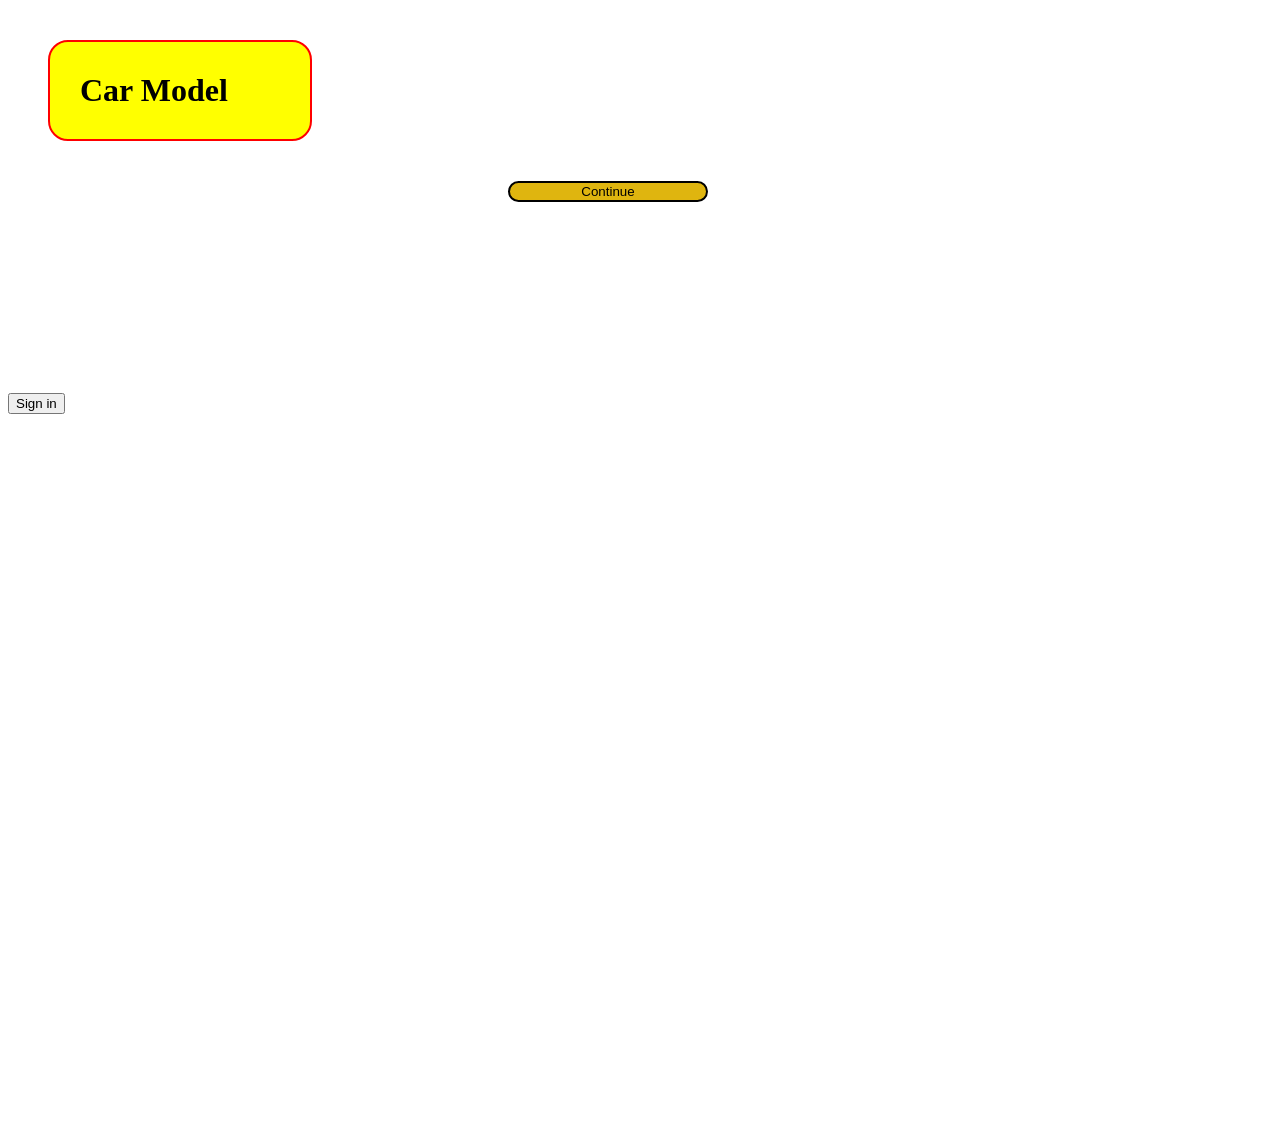
<file: bg.box.html>
<!DOCTYPE html>
<html lang="en">
<head>
    <meta charset="UTF-8">
    <meta name="viewport" content="width=device-width, initial-scale=1.0">
    <title>Document</title>
    <link rel="stylesheet" href="./bg.box.css">
</head>
<body>
    <h1 class="box">Car Model</h1>
    <button class="sign">Continue</button>
    <div id="group">
        <h1>Under 99$</h1>
        <p>Mercedes-Benz was officially founded in 1926 through the merger of 
        two pioneering companies: Benz & Cie, established by Karl Benz, and 
        Daimler-Motoren-Gesellschaft, founded by Gottlieb Daimler and Wilhelm Maybach. 
        The brand's roots trace back to the 1886 Benz Patent-Motorwagen, widely recognized 
        as the first automobile powered by an internal combustion engine. The name "Mercedes" 
        was derived from the daughter of an early automobile entrepreneur, Emil Jellinek, who
         marketed the vehicles in the early 1900s.</p>
        <button>Sign in</button>
    </div>
</body>
</html>
</file>
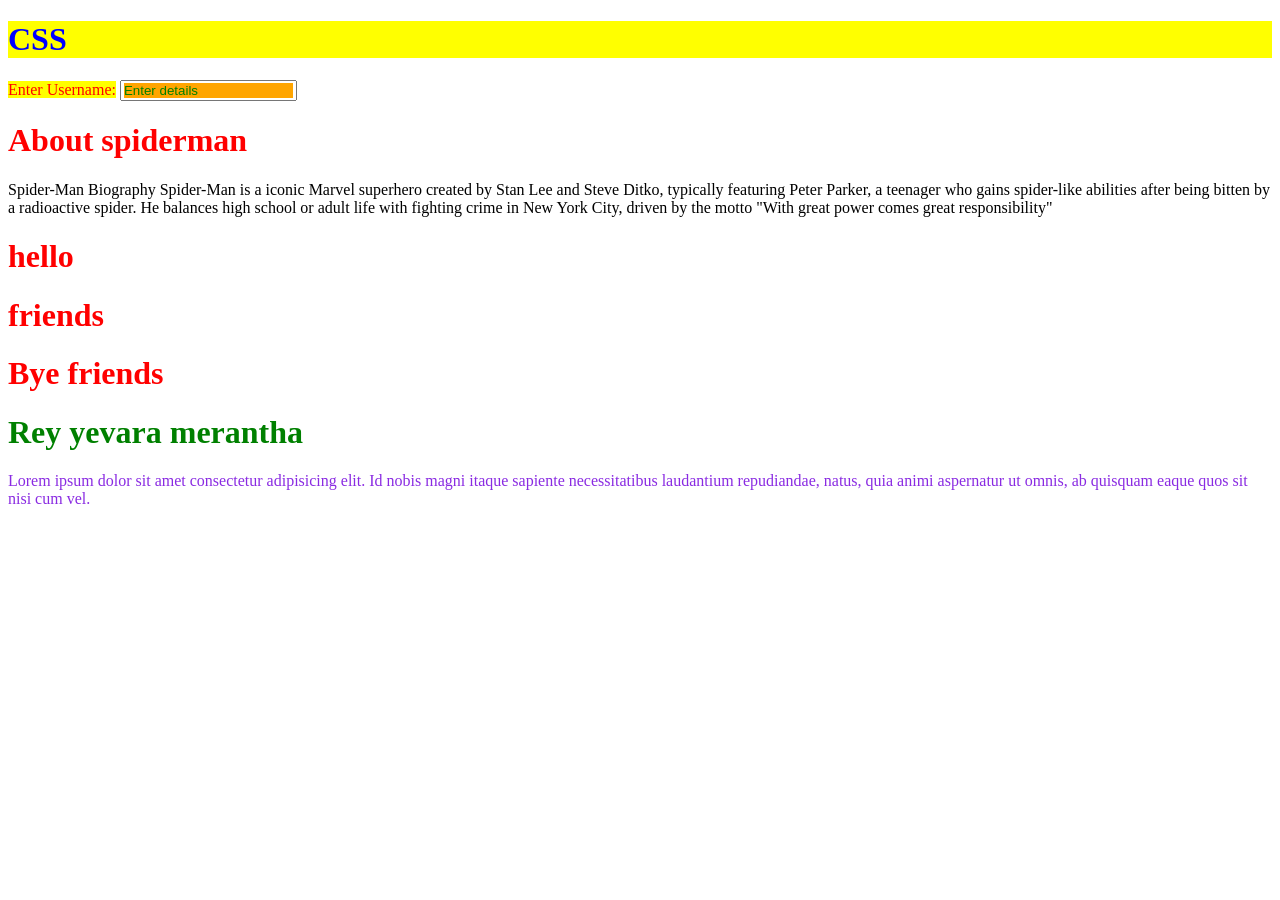
<file: color,bg.html>
<!DOCTYPE html>
<html lang="en">
<head>
    <meta charset="UTF-8">
    <meta name="viewport" content="width=device-width, initial-scale=1.0">
    <title>Document</title>
    <link rel="stylesheet" href="one.css">
    <style>
        input::placeholder{
            color:green;
            background-color:orange;
        }
        h1{
            color:red;
        }
    </style>
    
</head>
<body>
    <h1 style="color:blue;background-color:yellow;">CSS</h1>
    <label style="color:red;background-color:yellow;">Enter Username:</label>
    <input type="text" placeholder="Enter details">
    <h1 style="color:red">About spiderman</h1>
    <p>Spider-Man Biography
        Spider-Man is a iconic Marvel superhero created by Stan Lee and Steve Ditko, typically featuring Peter Parker, a
        teenager who gains spider-like abilities after being bitten by a radioactive spider. He balances high school or
        adult life with fighting crime in New York City, driven by the motto "With great power comes great
        responsibility"</p>
    <h1>hello</h1>
    <h1 class="mohit">friends</h1>
    <h1 id="manogna">Bye friends</h1>
    <div class="one">
        <h1>Rey yevara merantha</h1>
        <p>Lorem ipsum dolor sit amet consectetur adipisicing elit. Id nobis magni itaque sapiente necessitatibus 
        laudantium repudiandae, natus, quia animi aspernatur ut omnis, ab quisquam eaque quos sit nisi cum vel.</p>
    </div>
</body>
</html>
</file>
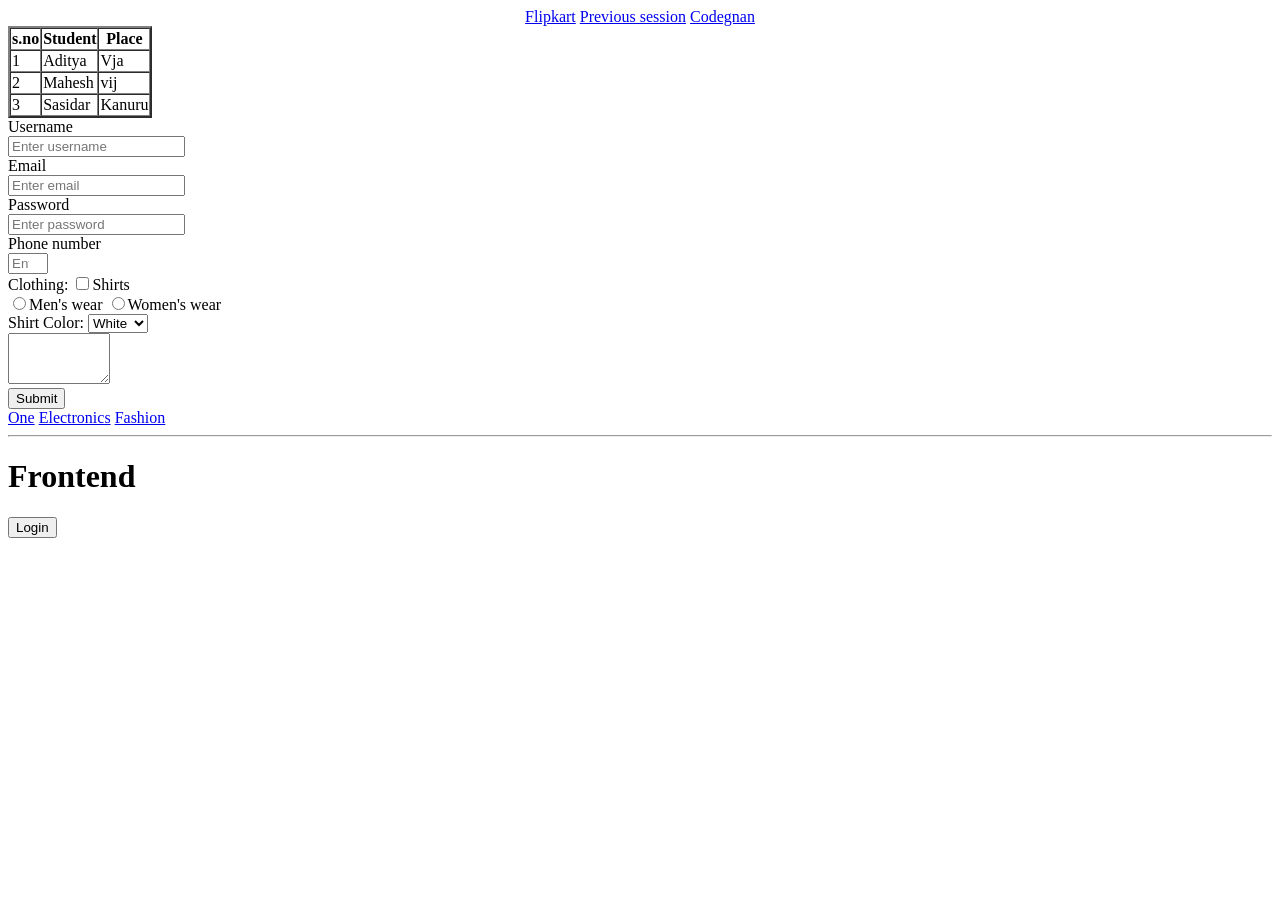
<file: day one.html>
<!DOCTYPE html>
<html lang="en">
<head>
    <meta charset="UTF-8">
    <meta name="viewport" content="width=device-width, initial-scale=1.0">
    <title>Document</title>
</head>
<body>
    <center>
        <a href = "https://www.flipkart.com">Flipkart</a>
        <a href = "index.html">Previous session</a>
        <a href = "https://www.placements.codegnan.com/student/performance">Codegnan</a>
    </center>
    <table border="2px" cellspacing="0px">
        <tr>
            <th>s.no</th>
            <th>Student</th>
            <th>Place</th>
        </tr>
        <tr>
            <td>1</td>
            <td>Aditya</td>
            <td>Vja</td>
        </tr>
        <tr>
            <td>2</td>
            <td>Mahesh</td>
            <td>vij</td>
        </tr>
        <tr>
            <td>3</td>
            <td>Sasidar</td>
            <td>Kanuru</td>
        </tr>
    </table>
    <form>
        <label>Username</label><br/>
        <input type="text" placeholder="Enter username" required><br/>
        <label>Email</label><br/>
        <input type="email" placeholder="Enter email" required><br/>
        <label>Password</label><br/>
        <input type="password" placeholder="Enter password" required><br/>
        <label>Phone number</label><br/>
        <input type="number" min="1" max="9" placeholder="Enter phone number" required><br/>
        <label>Clothing:</label>
        <input type="checkbox">Shirts<br/>
        <input type="radio" name="cloth" value="mens">Men's wear
        <input type="radio" name="cloth" value="womens">Women's wear<br/>
        <label>Shirt Color:</label>
        <select>
            <option value="1">White</option>
            <option value="2">Red</option>
            <option value="3">Blue</option>
            <option value="4">Green</option>
        </select><br/>
        <textarea rows="3" cols="10"></textarea><br/>
        <button>Submit</button>
    </form>
    <nav>
        <a href="#">One</a>
        <a href="#">Electronics</a>
        <a href="#">Fashion</a>
    </nav>
    <hr/>
    <div>
        <h1>Frontend</h1>
        <button>Login</button>
    </div>
</body>
</html>
</file>
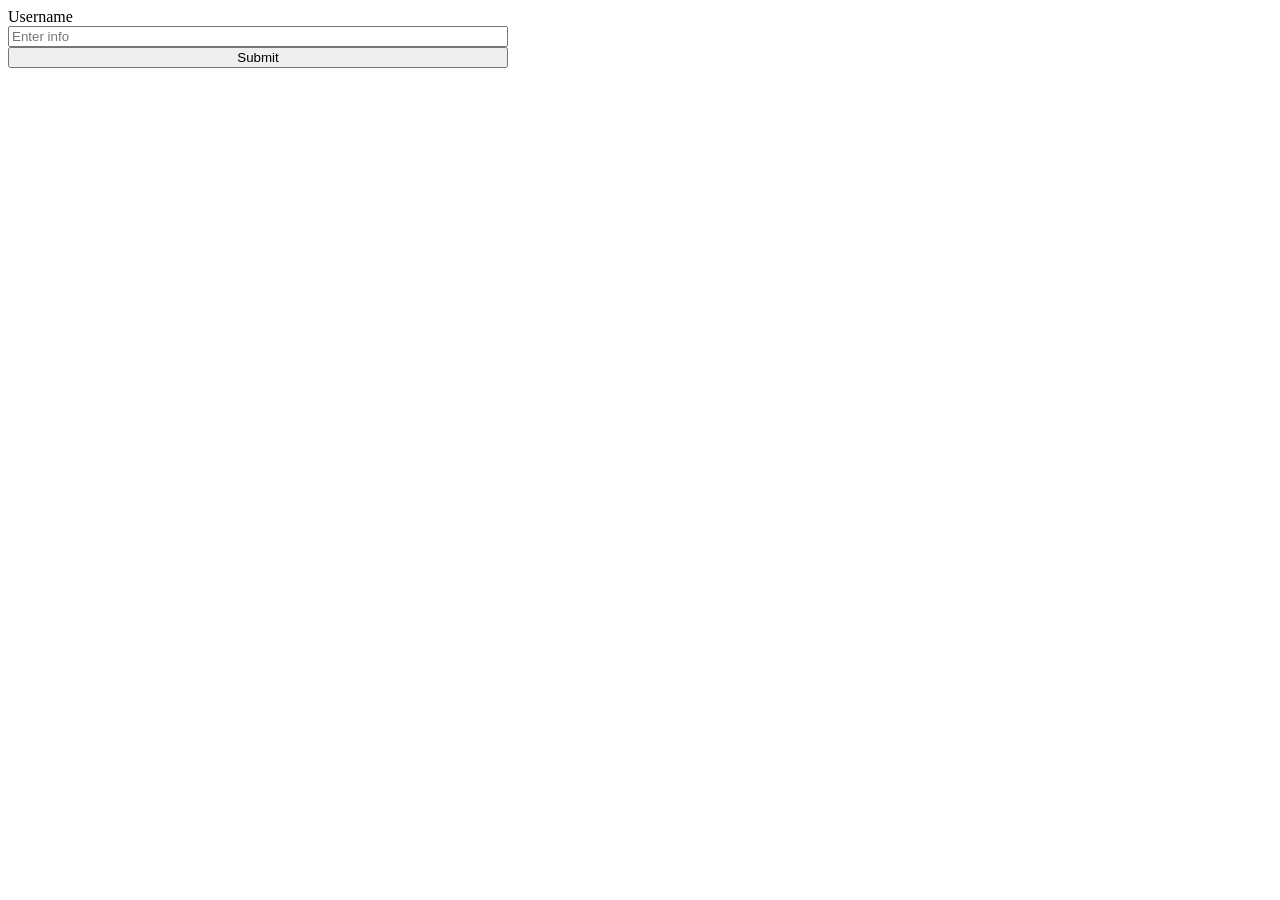
<file: formvalidation.html>
<!DOCTYPE html>
<html lang="en">
<head>
    <meta charset="UTF-8">
    <meta name="viewport" content="width=device-width, initial-scale=1.0">
    <title>Document</title>
    <style>
        form{
            display: flex;
            flex-direction: column;
            width:500px;
        }
        
    </style>
</head>
<body>
    <form id="myForm">
        <label>Username</label>
        <input type="text" placeholder="Enter info" id="username">
        <button>Submit</button>
    </form>
    <!--<h1 id="one"></h1>
    <p id="two"></p>
    <button id="btn">Sign Up</button> -->
    <script src="validation.js"></script>
</body>
</html>
</file>
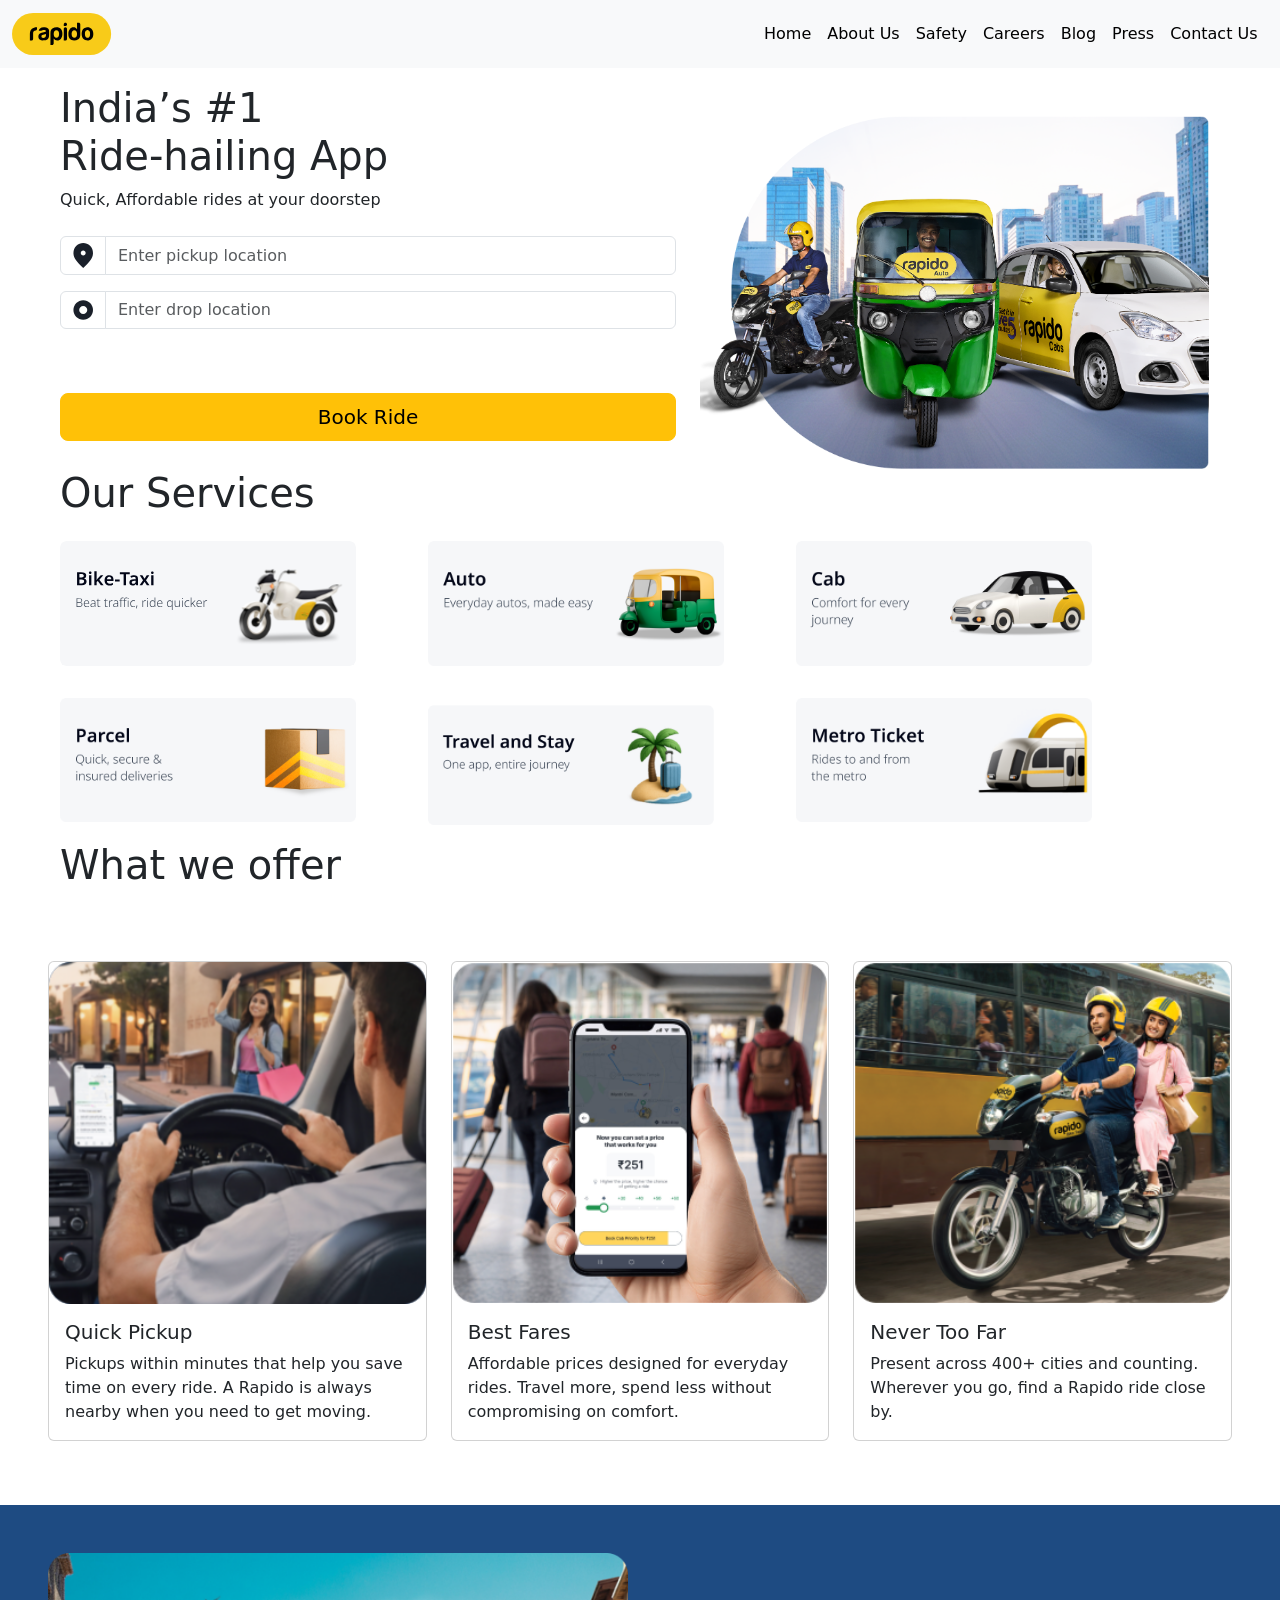
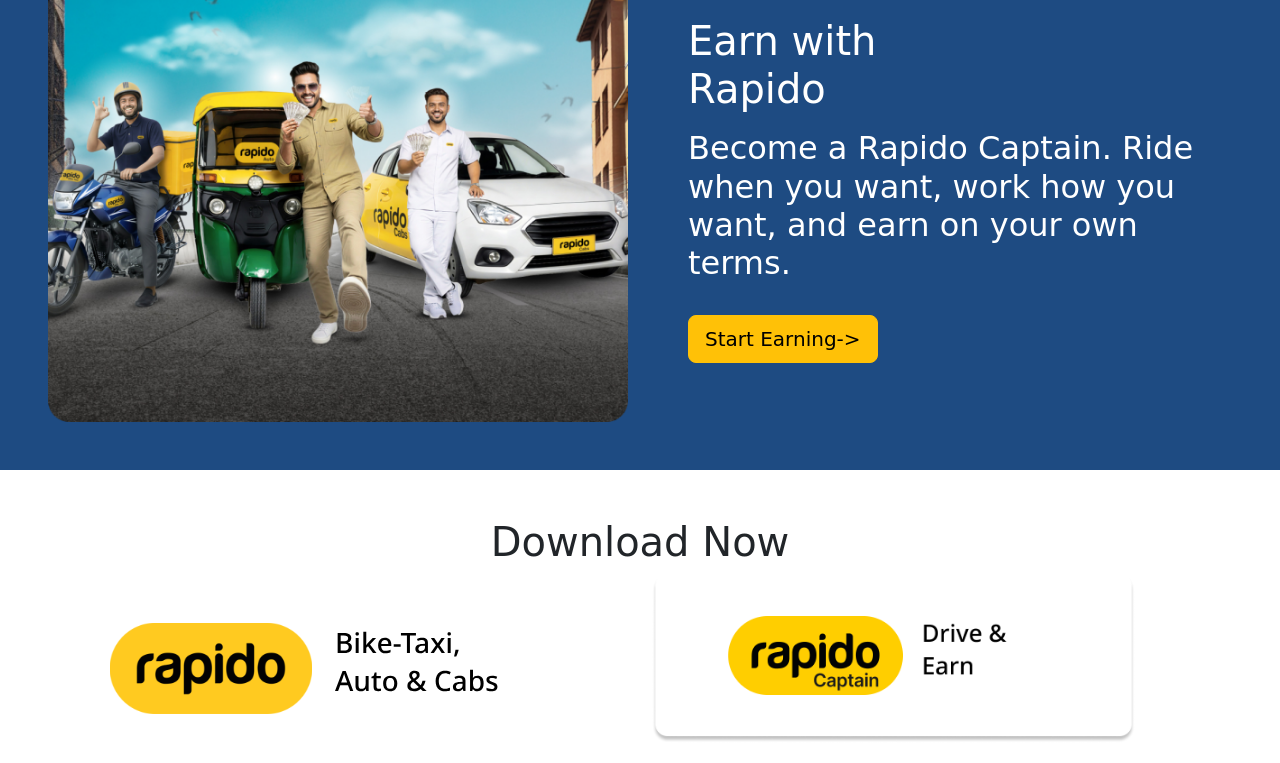
<file: rapido.html>
<!DOCTYPE html>
<html lang="en">

<head>
    <meta charset="UTF-8">
    <meta name="viewport" content="width=device-width, initial-scale=1.0">
    <title>Document</title>
    <link href="https://cdn.jsdelivr.net/npm/bootstrap@5.0.2/dist/css/bootstrap.min.css" rel="stylesheet"
        integrity="sha384-EVSTQN3/azprG1Anm3QDgpJLIm9Nao0Yz1ztcQTwFspd3yD65VohhpuuCOmLASjC" crossorigin="anonymous">
    <link rel="stylesheet" href="rapido.css">
</head>

<body>
    <nav class="navbar navbar-expand-lg navbar-light bg-light">
        <div class="container-fluid">
            <a class="navbar-brand" href="#"><img src="./NewLogo.svg" alt="" width="100px"></a>
            <button class="navbar-toggler" type="button" data-bs-toggle="collapse"
                data-bs-target="#navbarSupportedContent" aria-controls="navbarSupportedContent" aria-expanded="false"
                aria-label="Toggle navigation">
                <span class="navbar-toggler-icon"></span>
            </button>
            <div class="collapse navbar-collapse" id="navbarSupportedContent">
                <ul class="navbar-nav me-auto mb-2 mb-lg-0">
                    <li class="nav-item">
                        <a class="nav-link active" aria-current="page" href="#">Home</a>
                    </li>
                    <li class="nav-item">
                        <a class="nav-link active" aria-current="page" href="#">About Us</a>
                    </li>
                    <li class="nav-item">
                        <a class="nav-link active" aria-current="page" href="#">Safety</a>
                    </li>
                    <li class="nav-item">
                        <a class="nav-link active" aria-current="page" href="#">Careers</a>
                    </li>
                    <li class="nav-item">
                        <a class="nav-link active" aria-current="page" href="#">Blog</a>
                    </li>
                    <li class="nav-item">
                        <a class="nav-link active" aria-current="page" href="#">Press</a>
                    </li>
                    <li class="nav-item">
                        <a class="nav-link active" aria-current="page" href="#">Contact Us</a>
                    </li>
            </div>
        </div>
    </nav>
    <div class="container-fluid">
        <div class="row">
            <div class="col-12 col-md-6 d-flex flex-column ms-5">
                <h1 class="mt-3">India’s #1 <br>
                    Ride-hailing App</h1>
                <p class="mb-4">Quick, Affordable rides at your doorstep</p>
                <div class="input-group mb-3">
                    <span class="input-group-text" id="basic-addon1"><img src="./revampIconFrom.svg" alt=""
                            width="20px"></span>
                    <input type="text" class="form-control" placeholder="Enter pickup location" aria-label="Username"
                        aria-describedby="basic-addon1">
                </div>
                <div class="input-group mb-3">
                    <span class="input-group-text" id="basic-addon1"><img src="./revampIconTo.svg" alt=""
                            width="20px"></span>
                    <input type="text" class="form-control" placeholder="Enter drop location" aria-label="Username"
                        aria-describedby="basic-addon1">
                </div>
                <button class="btn btn-warning btn-lg mt-5">Book Ride</button>
            </div>
            <div class="col-12 col-md-5 mt-5">
                <img src="./banner_image_new.png" alt="" width="100%">
            </div>
        </div>
    </div>
    <div class="container-fluid">
        <div class="row">
            <div class="col-12 ms-5">
                <h1>Our Services</h1>
            </div>
            <div class="col-3 mb-3 ms-5 mt-3">
                <img src="./serviceimage.svg" alt="" width="100%">
            </div>
            <div class="col-3 mb-3 ms-5 mt-3">
                <img src="./auto_service.png" alt="" width="100%">
            </div>
            <div class="col-3 mb-3 ms-5 mt-3">
                <img src="./cab_service.png" alt="" width="100%">
            </div>
            <div class="col-3 mb-3 ms-5 mt-3">
                <img src="./parcel_service.png" alt="" width="100%">
            </div>
            <div class="col-3 mb-3 ms-5 mt-3">
                <img src="./travel_service.png" alt="" width="100%">
            </div>
            <div class="col-3 mb-3 ms-5 mt-3">
                <img src="./metro_service.png" alt="" width="100%">
            </div>
        </div>
    </div>
    <div class="container-fluid">
        <div class="row">
            <div class="col-12 ms-5">
                <h1>What we offer</h1>
            </div>
            <div class="container-fluid mt-3 p-5 mb-3">
                <div class="row row-cols-1 row-cols-md-3 g-4">
                    <div class="col">
                        <div class="card">
                            <img src="./image.png" class="card-img-top" alt="...">
                            <div class="card-body">
                                <h5 class="card-title">Quick Pickup</h5>
                                <p class="card-text">Pickups within minutes that help you save time on every ride. A
                                    Rapido is always nearby when you need to get moving.</p>
                            </div>
                        </div>
                    </div>
                    <div class="col">
                        <div class="card">
                            <img src="./bestfare_offer.png" class="card-img-top" alt="...">
                            <div class="card-body">
                                <h5 class="card-title">Best Fares</h5>
                                <p class="card-text">Affordable prices designed for everyday rides. Travel more, spend
                                    less without compromising on comfort.</p>
                            </div>
                        </div>
                    </div>
                    <div class="col">
                        <div class="card">
                            <img src="./nevertofar_offer.png" class="card-img-top" alt="...">
                            <div class="card-body">
                                <h5 class="card-title">Never Too Far</h5>
                                <p class="card-text">Present across 400+ cities and counting. Wherever you go, find a
                                    Rapido ride close by.</p>
                            </div>
                        </div>
                    </div>
                </div>
            </div>
        </div>
    </div>
    <div class="container-fluid sec-4 p-5">
        <div class="row">
            <div class="col-6">
                <img src="./showcase_image.png" alt="" width="100%">
            </div>
            <div class="col-6 p-5">
                <h1 class="mt-3">Earn with <br> Rapido</h1>
                <h2 class="mt-3">Become a Rapido Captain. Ride <br> when you want, work how you <br> want, and earn on your own terms.</h2>
                <button class="btn btn-warning btn-lg mt-4">Start Earning-></button>
            </div>
        </div>
    </div>
    <div class="container-fluid mt-5">
        <h1 align="center">Download Now</h1>
        <div class="container-fluid" mt-5 ms-3>
            <div class="row">
                <div class="col-6">
                    <img src="./dowloadnow_image.svg" alt="">
                </div>
                <div class="col-6">
                    <img src="./rapido_captain.png" alt="" width="80%">
                </div>
            </div>
        </div>
    </div>
    <script src="https://cdn.jsdelivr.net/npm/bootstrap@5.0.2/dist/js/bootstrap.bundle.min.js"
        integrity="sha384-MrcW6ZMFYlzcLA8Nl+NtUVF0sA7MsXsP1UyJoMp4YLEuNSfAP+JcXn/tWtIaxVXM"
        crossorigin="anonymous"></script>
</body>

</html>
</file>
<file: bg.box.css>
@import url('https://fonts.googleapis.com/css2?family=Bitcount+Grid+Double:wght@100..900&display=swap');
#group p{
    font-family: "Bitcount Grid Double", system-ui;
}
#group{

   /* background-color: pink;*/
   /* background: linear-gradient(105deg, pink, purple, greenyellow, red);
    width:100vw;
    height:100vh; */
    background-image: url(https://tse1.mm.bing.net/th/id/OIP.Ac12g-zrSM7Q3NcmtvpROwHaD5?rs=1&pid=ImgDetMain&o=7&rm=3);
    width:100vw;
    height:100vh;
    color:white;
    background-repeat:no-repeat;
    background-size: cover;
    /* Box Model*/
    /* border, padding, margin*/
    /* solid, double, dotted, dashed, groove*/
}
.box{
        border:2px solid red;
        width:200px;
        background-color: yellow;
        border-radius:20px;
        padding: 30px;
        /* padding: 10px 40px 80px 120px */
        /* px(smallest unit), %(larger unit) */
        margin:40px
}
.sign{
    border:2px solid black;
    width:200px;
    background-color:#dfb50f;
    border-radius:20px;
    margin: 0px 0px 0px 500px
}
</file>
<file: one.css>
/*p{
    color:blue;
}
h1{
    color:aqua;
}
.mohit{
    color:wheat;
}
#manogna{
    color:azure;
    background-color:aquamarine;
}
#manogna:hover{
    background-color:pink;
    color:brown
}*/

.one h1{
    color:green;
}
.one p{
    color:blueviolet;
}
</file>
<file: rapido.css>
.collapse{
    margin-left: 50%;
}
.input-group .input-group-text{
    background-color: white;
}
.sec-4{
    background-color: #1E4B82;
    color: white;
}
</file>
